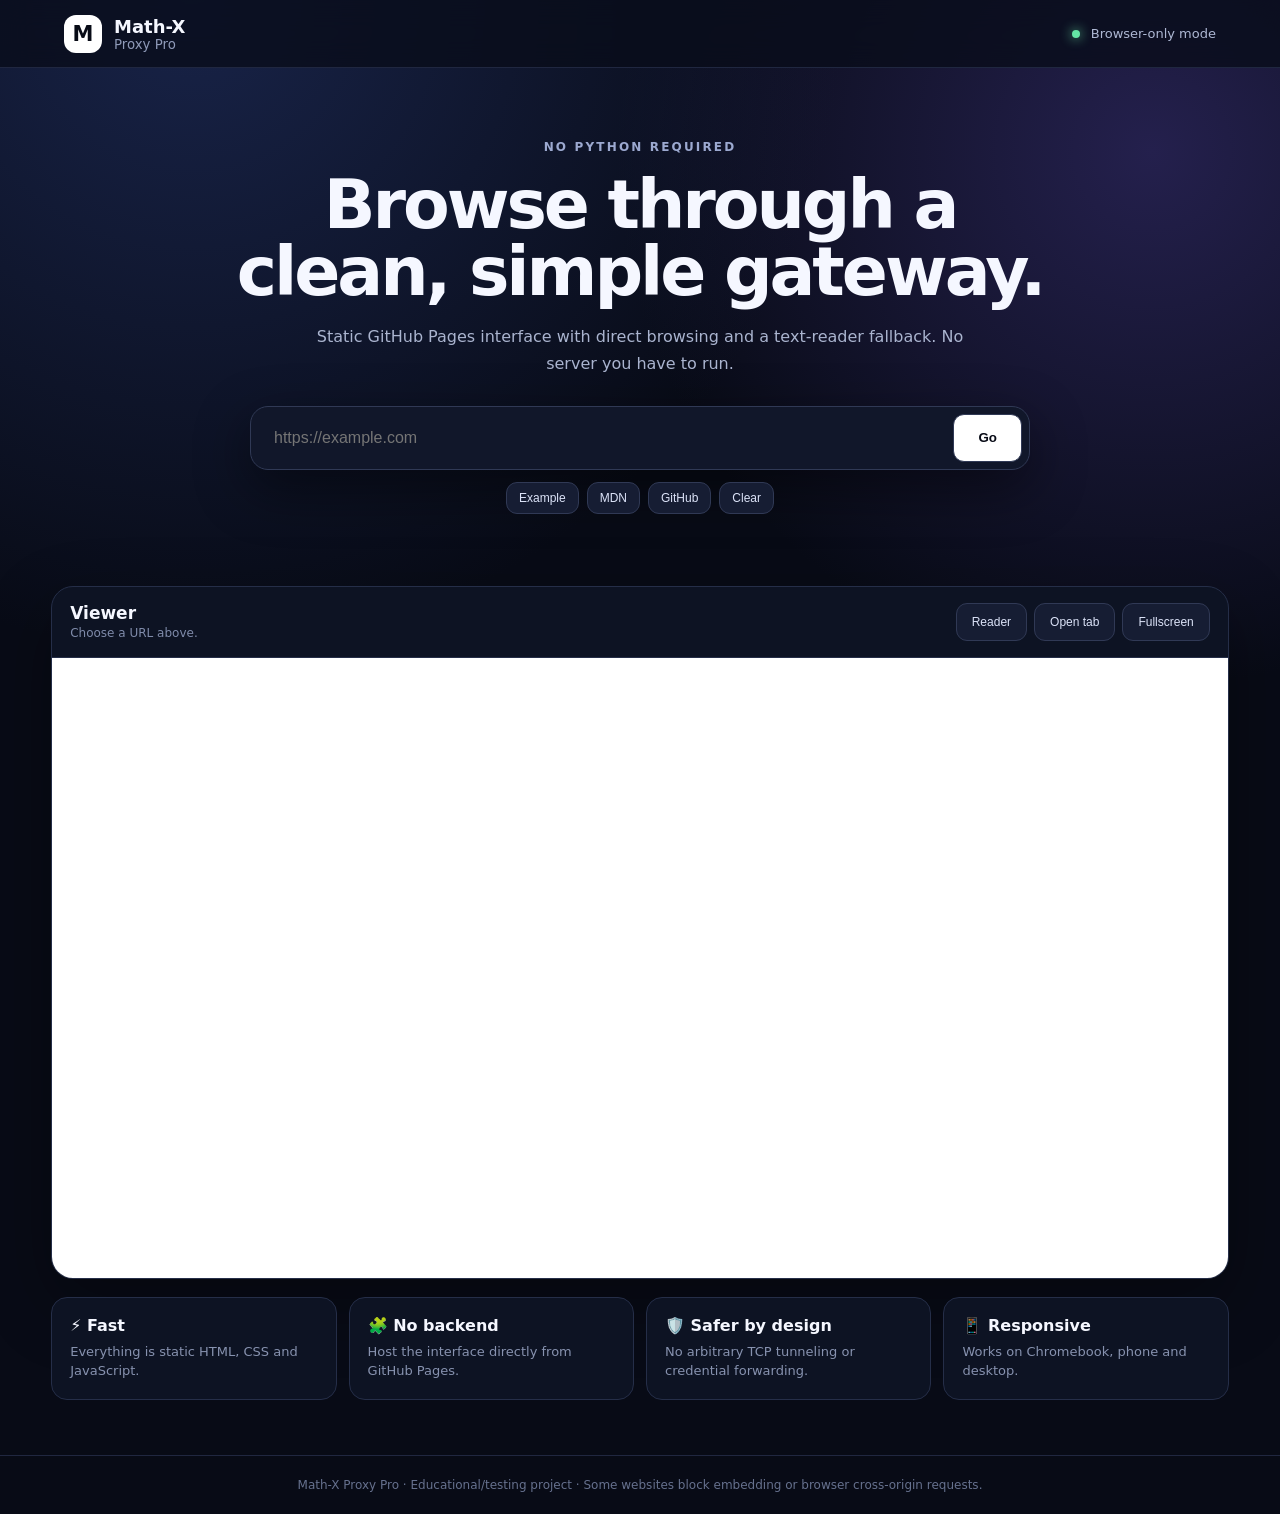
<file: proxy-pro/index.html>
<!doctype html>
<html lang="en">
<head>
  <meta charset="utf-8">
  <meta name="viewport" content="width=device-width,initial-scale=1">
  <meta name="theme-color" content="#0b1020">
  <title>Math-X Proxy Pro</title>
  <link rel="stylesheet" href="style.css">
</head>
<body>
  <header class="topbar">
    <div class="brand"><span class="logo">M</span><div><strong>Math-X</strong><small>Proxy Pro</small></div></div>
    <div class="status"><span></span> Browser-only mode</div>
  </header>

  <main>
    <section class="hero">
      <div class="eyebrow">NO PYTHON REQUIRED</div>
      <h1>Browse through a clean, simple gateway.</h1>
      <p>Static GitHub Pages interface with direct browsing and a text-reader fallback. No server you have to run.</p>
      <div class="search">
        <input id="url" type="url" placeholder="https://example.com" autocomplete="url" spellcheck="false">
        <button id="go">Go</button>
      </div>
      <div class="quick">
        <button data-url="https://example.com">Example</button>
        <button data-url="https://developer.mozilla.org">MDN</button>
        <button data-url="https://github.com">GitHub</button>
        <button id="clear">Clear</button>
      </div>
      <div id="message" class="message" role="status"></div>
    </section>

    <section class="panel">
      <div class="panel-head">
        <div><h2>Viewer</h2><p id="modeText">Choose a URL above.</p></div>
        <div class="actions">
          <button id="reader">Reader</button>
          <button id="open">Open tab</button>
          <button id="fullscreen">Fullscreen</button>
        </div>
      </div>
      <iframe id="viewer" title="Website viewer" sandbox="allow-forms allow-modals allow-popups allow-popups-to-escape-sandbox allow-scripts"></iframe>
      <pre id="textViewer" hidden></pre>
    </section>

    <section class="cards">
      <article><b>⚡ Fast</b><span>Everything is static HTML, CSS and JavaScript.</span></article>
      <article><b>🧩 No backend</b><span>Host the interface directly from GitHub Pages.</span></article>
      <article><b>🛡️ Safer by design</b><span>No arbitrary TCP tunneling or credential forwarding.</span></article>
      <article><b>📱 Responsive</b><span>Works on Chromebook, phone and desktop.</span></article>
    </section>
  </main>

  <footer>Math-X Proxy Pro · Educational/testing project · Some websites block embedding or browser cross-origin requests.</footer>
  <script src="script.js"></script>
</body>
</html>
</file>
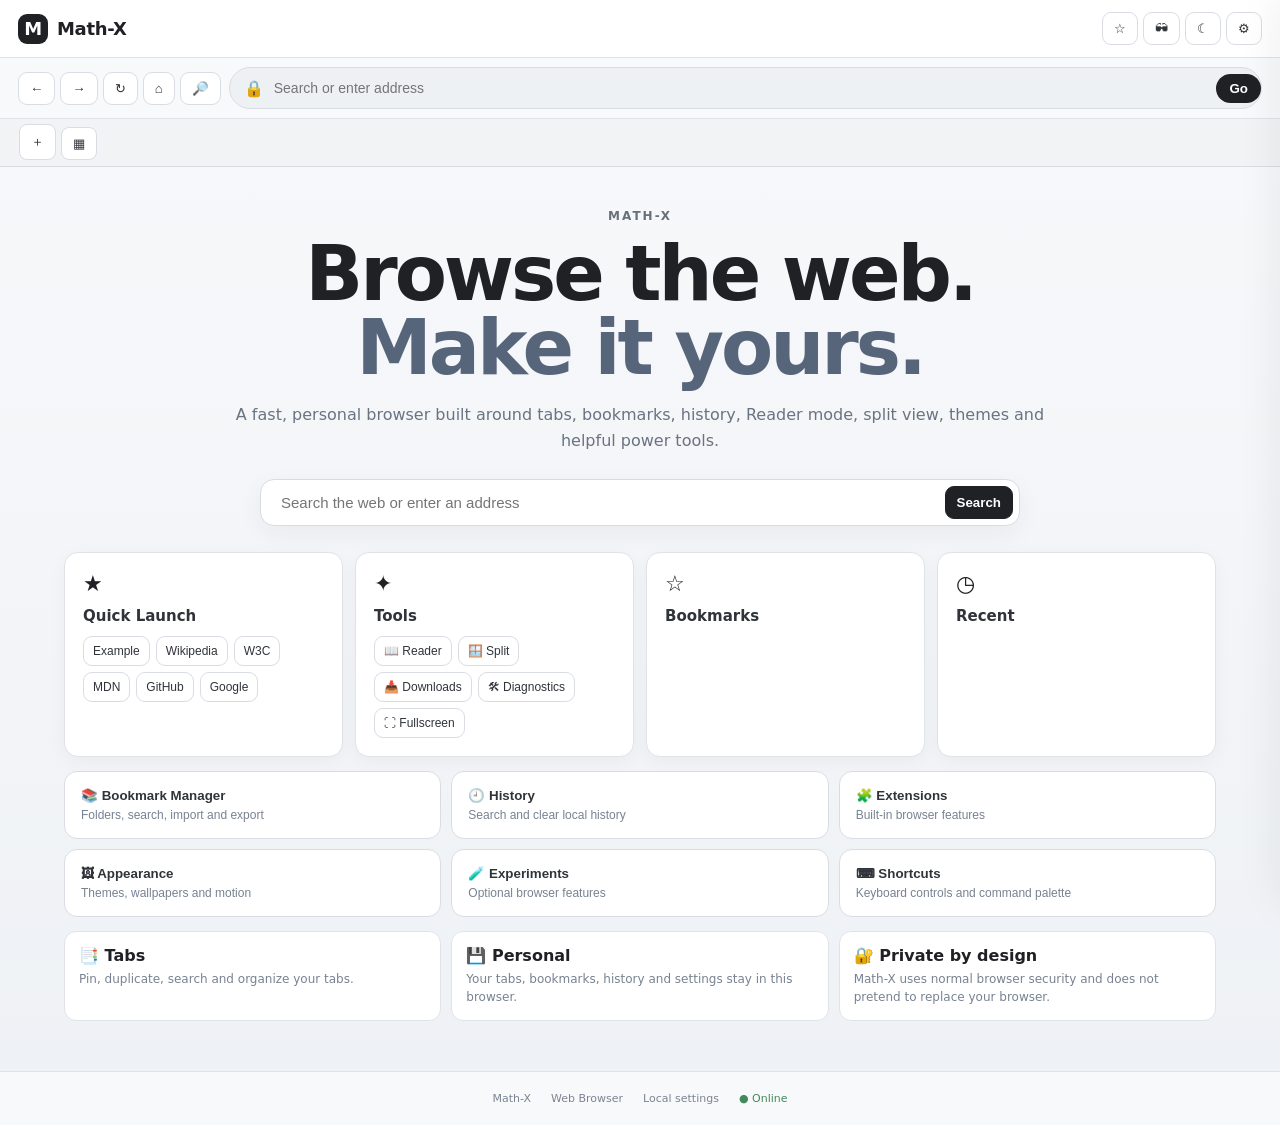
<file: proxy-pro/static/index.html>
<!doctype html>
<html lang="en">
<head>
<meta charset="utf-8"><meta name="viewport" content="width=device-width,initial-scale=1">
<meta name="theme-color" content="#f6f7f9"><meta name="description" content="Math-X web browser">
<link rel="manifest" href="manifest.json"><link rel="icon" href="data:,"><title>Math-X</title><link rel="stylesheet" href="style.css">
</head>
<body data-wallpaper="aurora">
<div class="ambient"></div>
<header class="top"><div class="brand"><span class="brand-mark">M</span> <strong>Math-X</strong></div><div class="top-actions"><button id="bookmark" title="Bookmark">☆</button><button id="incognito" title="Private window">🕶</button><button id="theme" title="Appearance">☾</button><button id="settings" title="Settings">⚙</button></div></header>
<section class="browserbar"><div class="navbuttons"><button id="back" title="Back">←</button><button id="forward" title="Forward">→</button><button id="reload" title="Reload">↻</button><button id="home" title="Home">⌂</button><button id="tabSearch" title="Search tabs">🔎</button></div><div class="address"><span>🔒</span><input id="url" autocomplete="off" spellcheck="false" placeholder="Search or enter address"><button id="go">Go</button></div></section>
<section class="tabsbar"><div id="tabs"></div><button id="newTab" class="newtab" title="New tab">＋</button><button id="tabOverview" class="newtab" title="Tab overview">▦</button></section>
<main>
<section id="homePage" class="home-page">
<div class="hero"><div class="eyebrow">MATH-X</div><h1>Browse the web.<br><span>Make it yours.</span></h1><p>A fast, personal browser built around tabs, bookmarks, history, Reader mode, split view, themes and helpful power tools.</p></div>
<div class="searchbox"><input id="homeSearch" placeholder="Search the web or enter an address"><button id="homeGo">Search</button></div>
<div class="cards"><article class="card"><div class="card-icon">★</div><h2>Quick Launch</h2><div class="quick"><button data-url="https://example.com">Example</button><button data-url="https://www.wikipedia.org">Wikipedia</button><button data-url="https://www.w3.org">W3C</button><button data-url="https://developer.mozilla.org">MDN</button><button data-url="https://github.com">GitHub</button><button data-url="https://www.google.com">Google</button></div></article>
<article class="card"><div class="card-icon">✦</div><h2>Tools</h2><div class="tools"><button id="reader">📖 Reader</button><button id="split">🪟 Split</button><button id="downloads">📥 Downloads</button><button id="diagnostics">🛠 Diagnostics</button><button id="fullscreen">⛶ Fullscreen</button></div></article>
<article class="card"><div class="card-icon">☆</div><h2>Bookmarks</h2><div id="bookmarkPreview" class="list"></div></article><article class="card"><div class="card-icon">◷</div><h2>Recent</h2><div id="historyPreview" class="list"></div></article></div>
<div class="mega-grid"><button class="mega-card" id="manageBookmarks"><b>📚 Bookmark Manager</b><span>Folders, search, import and export</span></button><button class="mega-card" id="historyButton"><b>🕘 History</b><span>Search and clear local history</span></button><button class="mega-card" id="extensions"><b>🧩 Extensions</b><span>Built-in browser features</span></button><button class="mega-card" id="wallpaper"><b>🖼 Appearance</b><span>Themes, wallpapers and motion</span></button><button class="mega-card" id="experiments"><b>🧪 Experiments</b><span>Optional browser features</span></button><button class="mega-card" id="shortcuts"><b>⌨ Shortcuts</b><span>Keyboard controls and command palette</span></button></div>
<div class="feature-grid"><div><b>📑 Tabs</b><span>Pin, duplicate, search and organize your tabs.</span></div><div><b>💾 Personal</b><span>Your tabs, bookmarks, history and settings stay in this browser.</span></div><div><b>🔐 Private by design</b><span>Math-X uses normal browser security and does not pretend to replace your browser.</span></div></div>
</section>
<section id="viewerPage" class="viewer-page" hidden><div class="viewer-head"><div><strong id="status">Ready</strong><span id="hint">Website</span></div><div class="viewer-actions"><button id="reader2">📖 Reader</button><button id="split2">🪟 Split</button><button id="openTab">↗ New Tab</button></div></div>
<div id="loading" class="loading" hidden><div class="spinner"></div><b>Loading…</b></div><div id="splitView" class="split-view" hidden><div class="pane"><div class="pane-head"><span>LEFT</span><button id="leftOpen">Open current</button></div><iframe id="leftFrame" title="Left viewer" sandbox="allow-forms allow-modals allow-popups allow-scripts allow-same-origin"></iframe></div><div class="split-divider"></div><div class="pane"><div class="pane-head"><span>RIGHT</span><button id="rightOpen">Open current</button></div><iframe id="rightFrame" title="Right viewer" sandbox="allow-forms allow-modals allow-popups allow-scripts allow-same-origin"></iframe></div></div>
<iframe id="viewer" title="Website viewer" sandbox="allow-forms allow-modals allow-popups allow-scripts allow-same-origin"></iframe><pre id="readerView" hidden></pre><div id="error" class="proxy-error" hidden><div class="error-icon">⚠️</div><h2>This page can't be displayed here.</h2><p>This website does not allow embedded viewing. You can open it in a normal browser tab or try Reader mode.</p><button id="errorOpen">Open in New Tab</button></div></section>
</main><footer><span>Math-X</span><span>Web Browser</span><span>Local settings</span><span id="online">● Online</span><span id="incognitoBadge" hidden>🕶 Private window</span></footer>
<aside id="drawer" class="drawer"><button id="closeDrawer" class="close">×</button><div id="drawerContent"></div></aside><div id="contextMenu" class="context-menu" hidden></div><div id="toast" class="toast" role="status"></div>
<script src="browser4.js"></script>
</body></html>
</file>
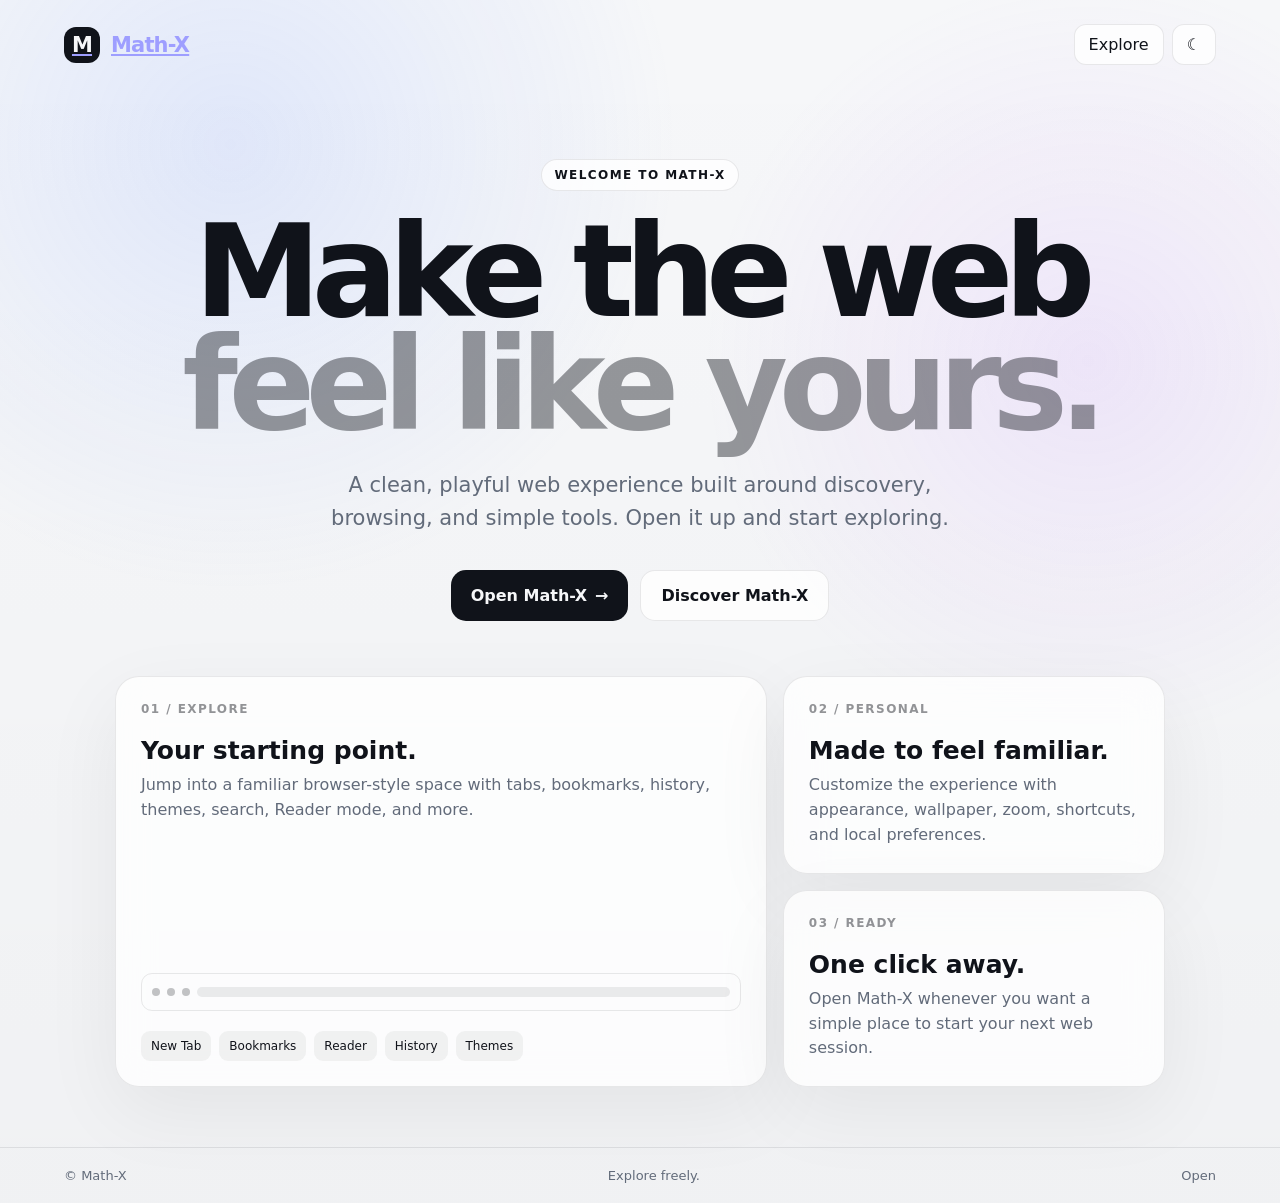
<file: proxy-pro/templates/index.html>
<!doctype html>
<html lang="en">
<head>
<meta charset="utf-8"><meta name="viewport" content="width=device-width,initial-scale=1">
<meta name="theme-color" content="#f6f7f9"><meta name="description" content="Math-X — explore, browse, and make the web yours.">
<title>Math-X</title><link rel="stylesheet" href="/static/style.css">
<style>
:root{--cover-bg:#f6f7f9;--cover-text:#10131a;--cover-muted:#626b7a;--cover-card:rgba(255,255,255,.78);--cover-line:rgba(16,19,26,.09);--cover-accent:#10131a}body{background:var(--cover-bg);color:var(--cover-text)}body.dark{--cover-bg:#080a0f;--cover-text:#f5f7fb;--cover-muted:#9da6b5;--cover-card:rgba(20,24,33,.78);--cover-line:rgba(255,255,255,.1);--cover-accent:#fff}.cover{min-height:100vh;display:flex;flex-direction:column;position:relative;overflow:hidden}.cover-bg{position:absolute;inset:0;pointer-events:none;background:radial-gradient(circle at 18% 12%,rgba(110,150,255,.16),transparent 30%),radial-gradient(circle at 85% 30%,rgba(185,110,255,.12),transparent 28%),linear-gradient(180deg,transparent,rgba(0,0,0,.025))}.cover-header{position:relative;z-index:2;display:flex;align-items:center;justify-content:space-between;padding:24px clamp(22px,5vw,72px)}.logo{display:flex;align-items:center;gap:11px;font-size:21px;letter-spacing:-.04em}.logo-mark{display:grid;place-items:center;width:36px;height:36px;border-radius:12px;background:var(--cover-accent);color:var(--cover-bg);font-weight:900;cursor:default;user-select:none}.logo-name{font-weight:800}.nav{display:flex;align-items:center;gap:8px}.nav a,.nav button{border:1px solid var(--cover-line);background:var(--cover-card);color:var(--cover-text);padding:10px 14px;border-radius:12px;text-decoration:none;font:inherit;cursor:pointer;backdrop-filter:blur(12px)}.hero-wrap{position:relative;z-index:1;flex:1;display:grid;place-items:center;padding:70px 22px 55px;text-align:center}.hero{max-width:1000px}.pill{display:inline-flex;padding:8px 12px;border:1px solid var(--cover-line);border-radius:999px;background:var(--cover-card);font-size:12px;font-weight:800;letter-spacing:.12em}.hero h1{font-size:clamp(58px,10vw,128px);line-height:.88;letter-spacing:-.075em;margin:25px 0 28px}.hero h1 span{opacity:.42}.hero p{max-width:680px;margin:0 auto;color:var(--cover-muted);font-size:clamp(17px,2vw,21px);line-height:1.55}.actions{display:flex;justify-content:center;flex-wrap:wrap;gap:12px;margin-top:36px}.primary,.secondary{display:inline-flex;align-items:center;gap:8px;padding:15px 20px;border-radius:15px;text-decoration:none;font-weight:800}.primary{background:var(--cover-accent);color:var(--cover-bg)}.secondary{border:1px solid var(--cover-line);background:var(--cover-card);color:var(--cover-text)}.showcase{position:relative;z-index:1;max-width:1050px;width:calc(100% - 44px);margin:0 auto 60px;display:grid;grid-template-columns:1.45fr .85fr;gap:16px}.tile{border:1px solid var(--cover-line);border-radius:24px;background:var(--cover-card);padding:25px;text-align:left;backdrop-filter:blur(18px);box-shadow:0 25px 80px rgba(0,0,0,.06)}.tile h2{margin:0 0 8px;font-size:25px}.tile p{margin:0;color:var(--cover-muted);line-height:1.55}.browser-preview{min-height:230px;display:flex;flex-direction:column;justify-content:space-between}.fake-bar{height:38px;border:1px solid var(--cover-line);border-radius:11px;display:flex;align-items:center;padding:0 10px;gap:7px}.dot{width:8px;height:8px;border-radius:50%;background:currentColor;opacity:.25}.fake-url{height:10px;flex:1;border-radius:8px;background:currentColor;opacity:.08}.mini-links{display:flex;gap:8px;flex-wrap:wrap;margin-top:20px}.mini-links span{padding:8px 10px;border-radius:9px;background:rgba(127,127,127,.09);font-size:12px}.side{display:flex;flex-direction:column;gap:16px}.side .tile{flex:1}.number{font-size:12px;letter-spacing:.12em;font-weight:800;opacity:.45;margin-bottom:20px}.footer{position:relative;z-index:2;display:flex;justify-content:space-between;gap:15px;flex-wrap:wrap;padding:20px clamp(22px,5vw,72px);border-top:1px solid var(--cover-line);color:var(--cover-muted);font-size:13px}.footer a{color:inherit;text-decoration:none}@media(max-width:760px){.showcase{grid-template-columns:1fr}.hero-wrap{padding-top:45px}.cover-header{padding:18px}.footer{padding:18px}.nav a{display:none}}
</style>
</head>
<body><div class="cover"><div class="cover-bg"></div><header class="cover-header"><a class="logo" href="/" aria-label="Math-X home"><span class="logo-mark" id="secretMark">M</span><span class="logo-name">Math-X</span></a><nav class="nav"><a href="/static/index.html">Explore</a><button id="theme" aria-label="Toggle appearance">☾</button></nav></header><main class="hero-wrap"><section class="hero"><div class="pill">WELCOME TO MATH-X</div><h1>Make the web<br><span>feel like yours.</span></h1><p>A clean, playful web experience built around discovery, browsing, and simple tools. Open it up and start exploring.</p><div class="actions"><a class="primary" href="/static/index.html">Open Math-X <span>→</span></a><a class="secondary" href="#discover">Discover Math-X</a></div></section></main><section class="showcase" id="discover"><article class="tile browser-preview"><div><div class="number">01 / EXPLORE</div><h2>Your starting point.</h2><p>Jump into a familiar browser-style space with tabs, bookmarks, history, themes, search, Reader mode, and more.</p></div><div><div class="fake-bar"><i class="dot"></i><i class="dot"></i><i class="dot"></i><span class="fake-url"></span></div><div class="mini-links"><span>New Tab</span><span>Bookmarks</span><span>Reader</span><span>History</span><span>Themes</span></div></div></article><div class="side"><article class="tile"><div class="number">02 / PERSONAL</div><h2>Made to feel familiar.</h2><p>Customize the experience with appearance, wallpaper, zoom, shortcuts, and local preferences.</p></article><article class="tile"><div class="number">03 / READY</div><h2>One click away.</h2><p>Open Math-X whenever you want a simple place to start your next web session.</p></article></div></section><footer class="footer"><span>© Math-X</span><span>Explore freely.</span><span><a href="/static/index.html">Open</a></span></footer></div>
<script>
(()=>{const theme=document.querySelector('#theme');const saved=localStorage.getItem('mx-cover-theme');if(saved==='dark')document.body.classList.add('dark');theme.textContent=document.body.classList.contains('dark')?'☀':'☾';theme.onclick=()=>{document.body.classList.toggle('dark');const dark=document.body.classList.contains('dark');localStorage.setItem('mx-cover-theme',dark?'dark':'light');theme.textContent=dark?'☀':'☾'};
let clicks=0,timer;document.querySelector('#secretMark').addEventListener('click',()=>{clicks++;clearTimeout(timer);timer=setTimeout(()=>clicks=0,4000);});document.addEventListener('keydown',e=>{if((e.key==='m'||e.key==='M')&&clicks>=7){e.preventDefault();clicks=0;window.location.href='/mx-owner';}});})();
</script></body></html>
</file>
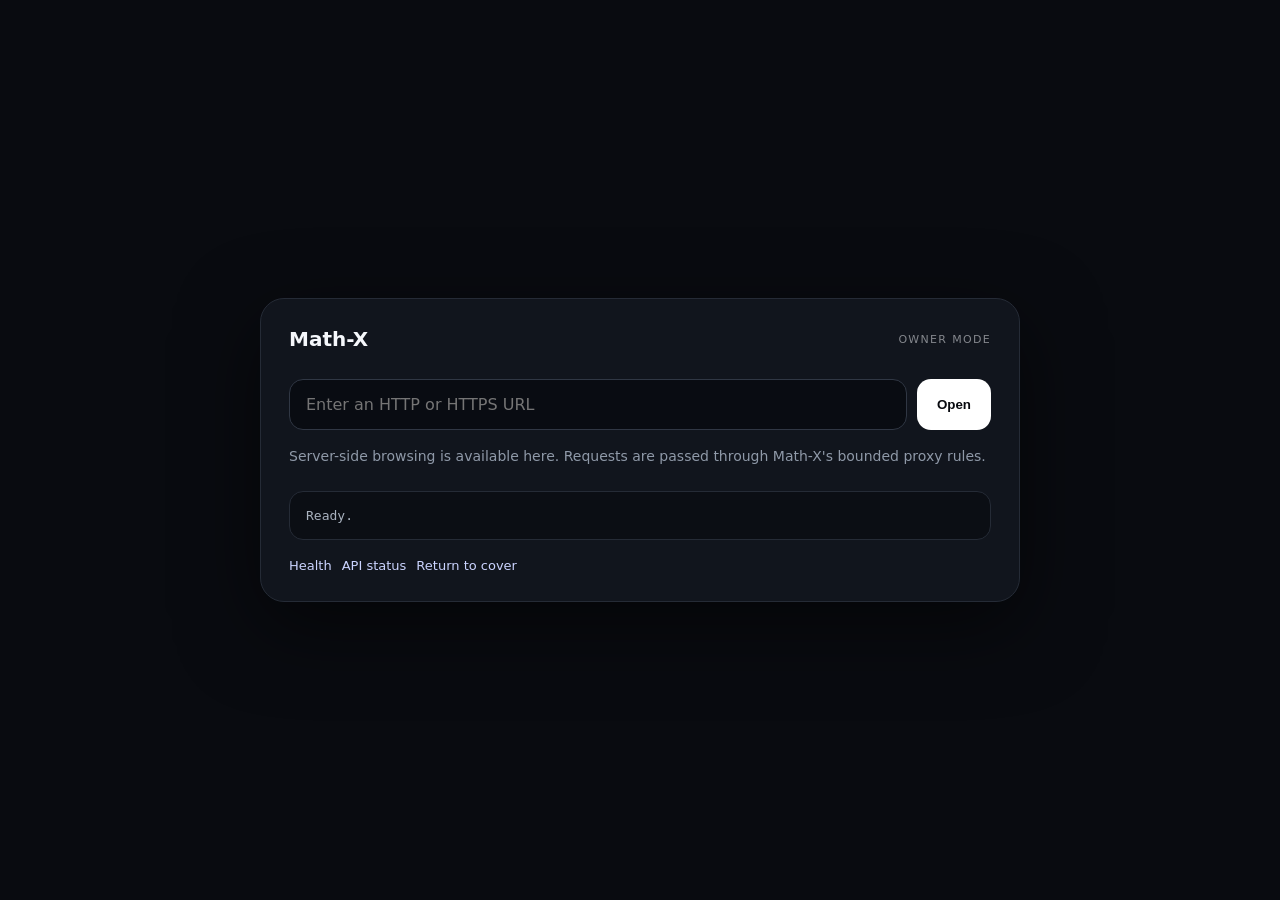
<file: proxy-pro/templates/owner.html>
<!doctype html>
<html lang="en">
<head>
<meta charset="utf-8">
<meta name="viewport" content="width=device-width,initial-scale=1">
<title>Math-X</title>
<style>
*{box-sizing:border-box}body{margin:0;min-height:100vh;font-family:system-ui,-apple-system,Segoe UI,sans-serif;background:#090b10;color:#f5f7fb;display:grid;place-items:center;padding:24px}.panel{width:min(760px,100%);border:1px solid #252b36;border-radius:24px;padding:28px;background:#11151d;box-shadow:0 24px 80px #0008}.top{display:flex;justify-content:space-between;align-items:center;margin-bottom:28px}.brand{font-weight:800;font-size:20px}.badge{font-size:11px;letter-spacing:.12em;opacity:.5}.row{display:flex;gap:10px}.row input{flex:1;min-width:0;padding:15px 16px;border-radius:14px;border:1px solid #303744;background:#090c12;color:#fff;font:inherit}.row button{padding:15px 20px;border:0;border-radius:14px;background:#fff;color:#080a0f;font-weight:800;cursor:pointer}.hint{margin-top:16px;color:#8f99a8;font-size:14px;line-height:1.5}.status{margin-top:24px;padding:16px;border-radius:14px;background:#0b0e14;border:1px solid #252b36;color:#aab3c0;font-family:ui-monospace,monospace;font-size:13px}.links{margin-top:18px;display:flex;gap:10px;flex-wrap:wrap}.links a{color:#cbd4ff;text-decoration:none;font-size:13px}.hidden{display:none}</style>
</head>
<body>
<main class="panel">
<div class="top"><div class="brand">Math-X</div><div class="badge">OWNER MODE</div></div>
<div class="row"><input id="url" placeholder="Enter an HTTP or HTTPS URL" autocomplete="off"><button id="go">Open</button></div>
<div class="hint">Server-side browsing is available here. Requests are passed through Math-X's bounded proxy rules.</div>
<div id="status" class="status">Ready.</div>
<div class="links"><a href="/health">Health</a><a href="/api/status">API status</a><a href="/">Return to cover</a></div>
</main>
<script>
const input=document.querySelector('#url'),button=document.querySelector('#go'),status=document.querySelector('#status');
function openProxy(){const raw=input.value.trim();if(!raw){status.textContent='Enter a URL first.';return}let value=raw;if(!/^https?:\\/\\//i.test(value)) value='https://'+value;try{const u=new URL(value);if(!['http:','https:'].includes(u.protocol))throw new Error();status.textContent='Opening '+u.href;window.location.href='/proxy?url='+encodeURIComponent(u.href)}catch{status.textContent='Please enter a valid HTTP or HTTPS URL.'}}
button.onclick=openProxy;input.addEventListener('keydown',e=>{if(e.key==='Enter')openProxy()});
</script>
</body>
</html>
</file>
<file: proxy-pro/style.css>
*{box-sizing:border-box}html,body{margin:0;min-height:100%;font-family:Inter,ui-sans-serif,system-ui,-apple-system,BlinkMacSystemFont,"Segoe UI",sans-serif;background:#080b16;color:#f5f7ff}body{background:radial-gradient(circle at 15% 0%,#182348 0,transparent 35%),radial-gradient(circle at 90% 10%,#24204d 0,transparent 30%),#080b16}.topbar{height:68px;padding:0 5%;display:flex;align-items:center;justify-content:space-between;border-bottom:1px solid #202740;background:#090d1bcc;backdrop-filter:blur(14px);position:sticky;top:0;z-index:10}.brand{display:flex;gap:12px;align-items:center}.brand strong{display:block;font-size:18px}.brand small{display:block;color:#8f9ab8}.logo{display:grid;place-items:center;width:38px;height:38px;border-radius:12px;background:#fff;color:#080b16;font-weight:900;font-size:21px}.status{font-size:13px;color:#aeb8d4}.status span{display:inline-block;width:8px;height:8px;border-radius:50%;background:#64e6a5;margin-right:7px;box-shadow:0 0 12px #64e6a5}main{width:min(1180px,92%);margin:auto}.hero{padding:72px 0 38px;text-align:center}.eyebrow{font-size:12px;font-weight:800;letter-spacing:.18em;color:#9ca9d0}.hero h1{font-size:clamp(36px,6vw,68px);line-height:.98;letter-spacing:-.045em;max-width:850px;margin:18px auto}.hero p{color:#aab4cf;max-width:680px;margin:0 auto 28px;line-height:1.7}.search{display:flex;max-width:780px;margin:auto;padding:7px;background:#11172a;border:1px solid #303955;border-radius:18px;box-shadow:0 18px 55px #0007}.search input{flex:1;min-width:0;background:transparent;border:0;outline:0;color:white;padding:15px 16px;font-size:16px}.search button,.actions button,.quick button{border:1px solid #303955;background:#161d33;color:#dce3f8;border-radius:11px;padding:11px 15px;cursor:pointer}.search button{background:#fff;color:#080b16;font-weight:800;padding:0 24px}.search button:hover,.actions button:hover,.quick button:hover{transform:translateY(-1px);filter:brightness(1.12)}.quick{display:flex;gap:8px;justify-content:center;flex-wrap:wrap;margin-top:12px}.quick button{font-size:12px;padding:8px 12px}.message{min-height:22px;margin-top:12px;color:#9ca9d0;font-size:13px}.panel{background:#0d1323;border:1px solid #252e48;border-radius:22px;overflow:hidden;box-shadow:0 25px 70px #0005}.panel-head{padding:16px 18px;display:flex;align-items:center;justify-content:space-between;gap:16px;border-bottom:1px solid #252e48}.panel-head h2{margin:0;font-size:17px}.panel-head p{margin:3px 0 0;color:#7f8baa;font-size:12px}.actions{display:flex;gap:7px;flex-wrap:wrap}.actions button{font-size:12px}.panel iframe{display:block;width:100%;height:620px;border:0;background:white}.panel pre{height:620px;overflow:auto;margin:0;padding:24px;white-space:pre-wrap;word-break:break-word;color:#dce3f8;background:#090d18;font:14px/1.65 ui-monospace,SFMono-Regular,Menlo,monospace}.cards{display:grid;grid-template-columns:repeat(4,1fr);gap:12px;margin:18px 0 55px}.cards article{padding:18px;background:#0d1323;border:1px solid #252e48;border-radius:16px}.cards b{display:block;margin-bottom:7px}.cards span{display:block;color:#8792af;font-size:13px;line-height:1.5}footer{text-align:center;padding:22px;color:#66718e;font-size:12px;border-top:1px solid #202740}button{transition:.15s ease}@media(max-width:800px){.topbar{padding:0 4%}.status{display:none}.hero{padding-top:45px}.panel-head{align-items:flex-start;flex-direction:column}.panel iframe,.panel pre{height:520px}.cards{grid-template-columns:1fr 1fr}}@media(max-width:520px){.search{border-radius:15px}.search button{padding:0 17px}.cards{grid-template-columns:1fr}.hero h1{font-size:40px}}
</file>
<file: proxy-pro/static/style.css>
*{box-sizing:border-box}html,body{margin:0;min-height:100%;font-family:Inter,ui-sans-serif,system-ui,-apple-system,BlinkMacSystemFont,"Segoe UI",sans-serif;background:#f6f7f9;color:#202124}body{min-height:100vh;overflow-x:hidden;background:linear-gradient(180deg,#f8f9fb,#eef1f5);transition:background .25s,color .2s}.ambient{position:fixed;inset:0;z-index:-1;opacity:.18;filter:blur(70px);background:radial-gradient(circle at 20% 0%,#9bb5ff,transparent 35%),radial-gradient(circle at 80% 20%,#d7c1ff,transparent 32%)}.no-motion .ambient{display:none}.top{height:58px;padding:0 18px;display:flex;align-items:center;justify-content:space-between;border-bottom:1px solid #dfe3e8;background:#fff;position:sticky;top:0;z-index:20}.brand{display:flex;align-items:center;gap:9px;font-size:18px;letter-spacing:-.3px}.brand-mark{display:grid;place-items:center;width:30px;height:30px;border-radius:9px;background:#202124;color:#fff;font-weight:900}.top-actions,.navbuttons,.viewer-actions{display:flex;gap:5px}.top button,.navbuttons button,.newtab,.browserbar button,.searchbox button,.card button,.viewer-head button,.error button,.drawer button,.mega-card,.context-menu button{border:1px solid #d9dde3;background:#fff;color:#30343a;border-radius:9px;padding:8px 11px;cursor:pointer;transition:.12s}.top button:hover,.navbuttons button:hover,.card button:hover,.viewer-head button:hover,.drawer button:hover,.mega-card:hover,.context-menu button:hover,.error button:hover{background:#f0f2f5;border-color:#c8ced7}.browserbar{padding:9px 18px;display:flex;gap:8px;align-items:center;border-bottom:1px solid #dfe3e8;background:#f8f9fa}.address{height:42px;display:flex;align-items:center;gap:8px;flex:1;max-width:1050px;margin:auto;background:#eef1f4;border:1px solid #d9dde3;border-radius:21px;padding-left:14px}.address:focus-within{background:#fff;border-color:#9aa4b2;box-shadow:0 0 0 2px #e7eaf0}.address input{flex:1;min-width:0;background:transparent;border:0;outline:0;color:#202124;font-size:14px}.address #go{border:0;background:#202124;color:#fff;font-weight:700;border-radius:16px;padding:7px 13px}.tabsbar{display:flex;align-items:end;gap:5px;padding:5px 14px 0;background:#f1f3f5;border-bottom:1px solid #d8dde4;overflow:auto}.tabsbar #tabs{display:flex;gap:4px;min-width:0}.tab{display:flex!important;align-items:center;gap:8px;white-space:nowrap;border:1px solid #d8dde4!important;border-bottom:0!important;border-radius:9px 9px 0 0!important;background:#e5e8ec!important;max-width:230px;color:#4b5159}.tab span:first-child{overflow:hidden;text-overflow:ellipsis}.tab.active{background:#fff!important;color:#202124;border-top-color:#c8ced7!important}.tab.pinned{min-width:58px}.tab .x{font-size:14px;opacity:.55}.tab:hover .x{opacity:1}.newtab{border-radius:8px!important;white-space:nowrap;margin-bottom:6px}.home-page,.viewer-page{max-width:1200px;margin:auto;padding:42px 24px 50px}.hero{text-align:center;max-width:820px;margin:auto}.eyebrow{font-size:12px;letter-spacing:2px;color:#68707c;font-weight:800}.hero h1{font-size:clamp(40px,7vw,76px);line-height:.98;letter-spacing:-3px;margin:14px 0}.hero h1 span{color:#56657a}.hero p{color:#697382;font-size:16px;line-height:1.6}.searchbox{max-width:760px;margin:26px auto;display:flex;background:#fff;border:1px solid #d7dce3;padding:6px;border-radius:14px;box-shadow:0 8px 25px #2021240d}.searchbox input{flex:1;min-width:0;border:0;outline:0;background:transparent;color:#202124;padding:0 14px;font-size:15px}.searchbox button{background:#202124;color:#fff;border-color:#202124;font-weight:700}.cards{display:grid;grid-template-columns:repeat(4,1fr);gap:12px}.card{background:#fff;border:1px solid #dfe3e8;border-radius:14px;padding:18px;box-shadow:0 4px 18px #2021240a}.card-icon{font-size:22px}.card h2{font-size:15px;margin:11px 0;color:#30343a}.quick,.tools{display:flex;gap:6px;flex-wrap:wrap}.card button{font-size:12px;padding:7px 9px}.list{display:grid;gap:6px;color:#687382;font-size:12px}.list button{width:100%;text-align:left;overflow:hidden;text-overflow:ellipsis;white-space:nowrap}.mega-grid{display:grid;grid-template-columns:repeat(3,1fr);gap:10px;margin-top:14px}.mega-card{display:flex;flex-direction:column;align-items:flex-start;text-align:left;gap:5px;padding:16px;border-radius:13px}.mega-card span{font-size:12px;color:#788291}.feature-grid{display:grid;grid-template-columns:repeat(3,1fr);gap:10px;margin-top:14px}.feature-grid>div{border:1px solid #dfe3e8;background:#fff;padding:14px;border-radius:12px}.feature-grid b,.feature-grid span{display:block}.feature-grid span{color:#788291;font-size:12px;margin-top:5px;line-height:1.5}.viewer-page{padding-top:14px;position:relative}.viewer-head{min-height:50px;display:flex;align-items:center;justify-content:space-between;gap:10px;padding:8px 11px;background:#fff;border:1px solid #d9dde3;border-bottom:0;border-radius:12px 12px 0 0}.viewer-head strong{margin-right:12px}.viewer-head span{color:#788291;font-size:12px}.viewer-page iframe{display:block;width:100%;height:68vh;border:1px solid #d9dde3;background:#fff;border-radius:0 0 12px 12px}.loading{position:absolute;z-index:5;inset:75px 24px auto;display:flex;flex-direction:column;justify-content:center;align-items:center;gap:8px;color:#4e5661;padding:25px;background:#fffed;border:1px solid #d9dde3;border-radius:12px;backdrop-filter:blur(8px)}.spinner{width:24px;height:24px;border:3px solid #d7dce3;border-top-color:#202124;border-radius:50%;animation:spin .8s linear infinite}.proxy-error{min-height:420px;display:flex;flex-direction:column;align-items:center;justify-content:center;text-align:center;padding:45px 20px;border:1px solid #dfe3e8;background:#fff;border-radius:0 0 12px 12px}.proxy-error .error-icon{font-size:42px}.proxy-error h2{margin:12px 0 6px}.proxy-error p{max-width:560px;color:#697382;line-height:1.55}.proxy-error button{margin-top:12px;background:#202124;color:#fff;border-color:#202124}.drawer{position:fixed;z-index:50;right:0;top:0;width:min(440px,94vw);height:100vh;background:#fff;border-left:1px solid #d8dde4;padding:66px 22px 22px;transform:translateX(105%);transition:.22s;box-shadow:-18px 0 45px #20212418;overflow:auto}.drawer.open{transform:none}.drawer .close{position:absolute;right:16px;top:13px;border:0;background:transparent;font-size:28px}.drawer h2{margin-top:0}.drawer .item{position:relative;padding:12px 44px 12px 12px;border:1px solid #dfe3e8;border-radius:10px;margin:7px 0;cursor:pointer;word-break:break-word;background:#f8f9fa}.drawer .item:hover{background:#f0f2f5}.drawer .item small{display:block;color:#7a8492;margin-top:4px;line-height:1.4}.drawer-select,.drawer-input{width:100%;margin:8px 0 14px;padding:10px;border:1px solid #d5dae1;border-radius:9px;background:#fff;color:#202124;outline:0}.drawer label{display:block;color:#697382;font-size:12px}.drawer hr{border:0;border-top:1px solid #e2e5e9;margin:18px 0}.drawer .settings-row{display:flex;gap:7px;margin:8px 0 15px}.drawer .settings-row button{flex:1}.drawer>div>button:not(.close){display:block;width:100%;margin:8px 0}.mini-delete{position:absolute!important;right:8px;top:8px;width:30px!important;height:30px;padding:0!important;margin:0!important}.drawer kbd{display:inline-block;min-width:125px;padding:5px 7px;margin-right:8px;border:1px solid #d6dbe2;border-radius:6px;background:#f3f5f7;color:#414852;font-size:11px}.drawer p{color:#697382;line-height:1.5}.drawer .empty{color:#7a8492}.extension,.diag{border:1px solid #dfe3e8;border-radius:10px;padding:12px;margin:7px 0;background:#f8f9fa}.extension b,.extension span,.diag b,.diag span{display:block}.extension span,.diag span{font-size:12px;color:#788291;margin-top:4px}.extension label{margin-top:9px}.toggle{display:flex!important;gap:10px;align-items:center;padding:11px;border:1px solid #dfe3e8;border-radius:10px;margin:7px 0}.toggle span{display:flex;flex-direction:column;gap:3px}.tab-overview{display:grid;grid-template-columns:repeat(2,1fr);gap:9px}.tab-overview button{display:flex;flex-direction:column;text-align:left;gap:6px;min-height:80px}.tab-overview small{color:#788291;overflow:hidden;text-overflow:ellipsis}.wide-item{width:100%;text-align:left!important}.split-view{display:flex;height:68vh;background:#fff;border:1px solid #d9dde3;border-radius:0 0 12px 12px;overflow:hidden}.pane{flex:1;min-width:0}.pane-head{height:38px;background:#f4f6f8;color:#687382;display:flex;align-items:center;justify-content:space-between;padding:0 8px;font-size:10px;letter-spacing:1px}.pane-head button{padding:5px 9px}.pane iframe{height:calc(100% - 38px);border:0;border-radius:0}.split-divider{width:4px;background:#d8dde4}.context-menu{position:fixed;z-index:100;background:#fff;border:1px solid #d5dae1;border-radius:10px;padding:5px;box-shadow:0 12px 30px #20212422;width:180px}.context-menu button{display:block;width:100%;text-align:left;border:0;margin:2px 0}.toast{position:fixed;left:50%;bottom:22px;transform:translate(-50%,20px);opacity:0;background:#202124;color:#fff;padding:10px 15px;border-radius:9px;font-weight:700;font-size:12px;z-index:100;pointer-events:none;transition:.2s}.toast.show{opacity:1;transform:translate(-50%,0)}footer{display:flex;justify-content:center;gap:20px;flex-wrap:wrap;padding:20px;color:#7a8492;font-size:11px;border-top:1px solid #dfe3e8;background:#f8f9fa}#online{color:#438a5a}#incognitoBadge{color:#6b52a3}#readerView{margin:0;padding:30px;white-space:pre-wrap;overflow:auto;max-height:68vh;border:1px solid #d9dde3;border-radius:0 0 12px 12px;background:#fff;color:#202124;font:16px/1.65 Georgia,serif}@keyframes spin{to{transform:rotate(360deg)}}body[data-wallpaper=midnight]{background:linear-gradient(180deg,#202634,#11151d);color:#f1f3f5}body[data-wallpaper=sunrise]{background:linear-gradient(180deg,#fff1e6,#f4f5f7)}body[data-wallpaper=matrix]{background:linear-gradient(180deg,#edf7f0,#f4f6f5)}body[data-wallpaper=plain]{background:#f6f7f9}.light{background:#f6f7f9;color:#202124}.light .ambient{opacity:.18}.light .top,.light .browserbar,.light .tabsbar{background:#fff;border-color:#dfe3e8}.light .card,.light .mega-card,.light .feature-grid>div,.light .address,.light .searchbox,.light .viewer-head,.light .drawer,.light .tab{background:#fff!important;border-color:#d9dde3;color:#202124}.light input{color:#202124}.light .hero p,.light .feature-grid span,.light .list,.light .viewer-head span{color:#697382}.light footer{color:#7a8492}.light .drawer-select,.light .drawer-input,.light .drawer .item,.light .drawer .settings-row button{background:#fff;color:#202124;border-color:#d5dae1}.light .drawer kbd{background:#f3f5f7;color:#202124;border-color:#d5dae1}.light .context-menu{background:#fff;border-color:#d5dae1}.light .context-menu button{background:#fff;color:#202124}.light .pane-head{background:#f4f6f8;color:#687382}@media(max-width:900px){.cards{grid-template-columns:repeat(2,1fr)}.mega-grid{grid-template-columns:repeat(2,1fr)}.feature-grid{grid-template-columns:1fr 1fr}.browserbar{flex-wrap:wrap}.address{order:2;flex-basis:100%}}@media(max-width:560px){.top{padding:0 12px}.browserbar,.tabsbar{padding-left:10px;padding-right:10px}.home-page,.viewer-page{padding-left:12px;padding-right:12px}.cards,.mega-grid,.feature-grid{grid-template-columns:1fr}.hero h1{font-size:43px;letter-spacing:-2px}.hero p{font-size:14px}.viewer-page iframe,.split-view{height:62vh}.drawer{padding-left:16px;padding-right:16px}.viewer-actions button{padding:7px}.split-view{flex-direction:column}.split-divider{height:4px;width:auto;flex:none}.pane iframe{height:calc(100% - 38px)}}
</file>
<file: static/style.css>
* { box-sizing: border-box; }
:root { color-scheme: dark; font-family: Inter, system-ui, -apple-system, BlinkMacSystemFont, "Segoe UI", sans-serif; }
body { margin: 0; min-height: 100vh; background: #0b1020; color: #eef2ff; }
.shell { width: min(900px, 92vw); margin: 0 auto; padding: 8vh 0; }
.card { background: #141b31; border: 1px solid #293454; border-radius: 24px; padding: clamp(24px, 5vw, 48px); box-shadow: 0 24px 70px rgba(0,0,0,.28); }
.badge { display: inline-block; padding: 6px 10px; border-radius: 999px; background: #202a4b; color: #aebdff; font-size: 12px; font-weight: 800; letter-spacing: .12em; }
h1 { margin: 14px 0 6px; font-size: clamp(36px, 8vw, 64px); line-height: 1; }
.subtitle { margin: 0 0 32px; color: #aeb8d2; font-size: 17px; }
label { display: block; margin-bottom: 9px; font-weight: 700; }
.row { display: flex; gap: 10px; }
input { flex: 1; min-width: 0; border: 1px solid #3a4669; background: #0d1326; color: #fff; border-radius: 12px; padding: 15px 16px; font-size: 16px; outline: none; }
input:focus { border-color: #8297ff; box-shadow: 0 0 0 3px rgba(130,151,255,.16); }
button { border: 0; border-radius: 12px; padding: 0 22px; background: #8297ff; color: #0b1020; font-weight: 800; font-size: 15px; cursor: pointer; }
button:hover { filter: brightness(1.08); }
.examples { display: flex; flex-wrap: wrap; gap: 8px; margin: 14px 0 18px; }
.example { padding: 9px 12px; background: #202a4b; color: #dce3ff; font-size: 13px; }
.status { margin-top: 14px; padding: 13px 15px; border-radius: 12px; background: #0d1326; color: #cbd5f1; white-space: pre-wrap; }
.status.error { color: #ffb4b4; }
#result { width: 100%; min-height: 500px; margin-top: 18px; border: 1px solid #303b5c; border-radius: 14px; background: white; }
.note { margin: 20px 0 0; color: #7f8aa8; font-size: 12px; line-height: 1.5; }
@media (max-width: 600px) { .row { flex-direction: column; } button { min-height: 48px; } .shell { padding: 24px 0; } }
</file>
